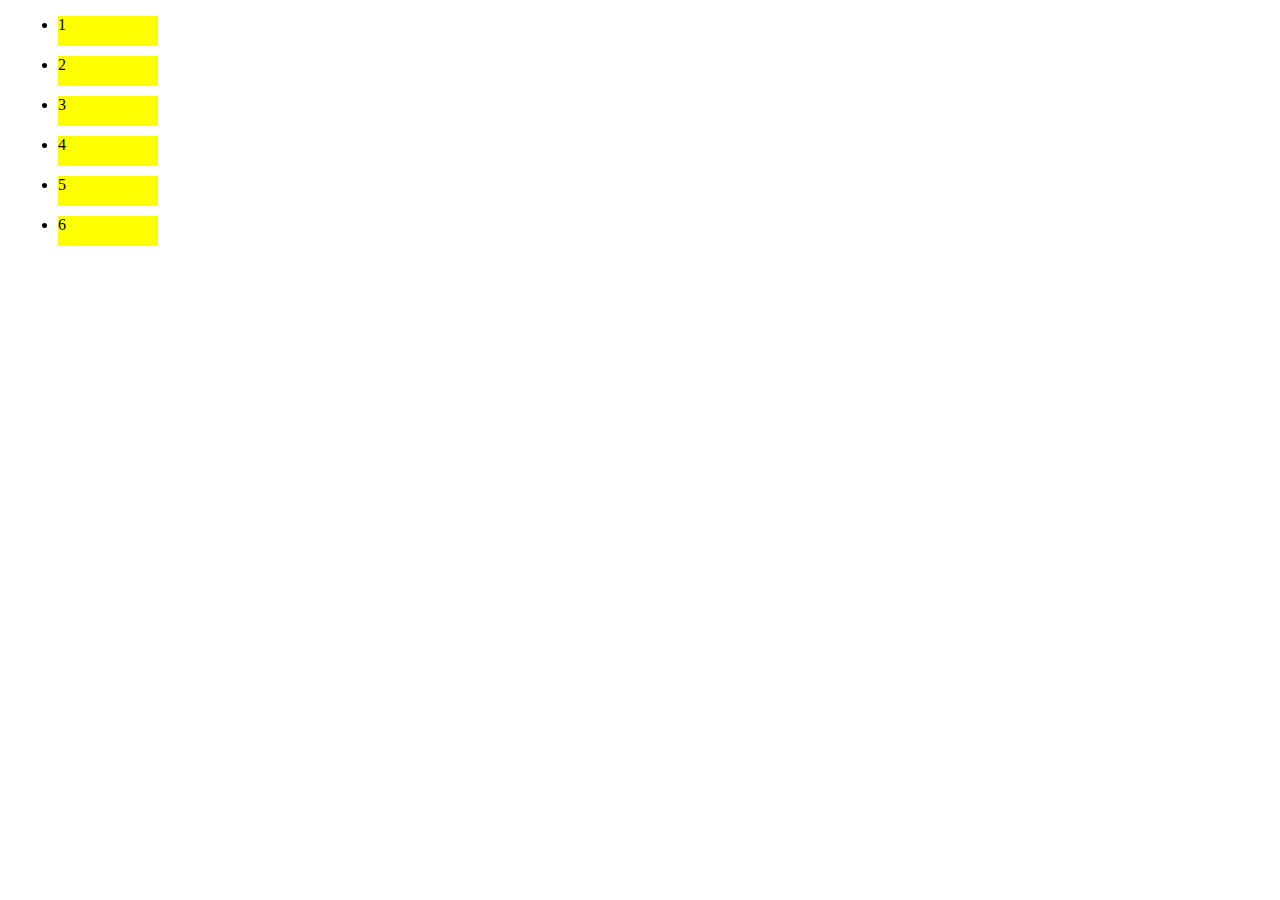
<file: www/new_file1.html>
<!DOCTYPE html>
<html>

	<head>
		<meta charset="UTF-8">
		<title></title>

	</head>

	<body>
		<ul>
			<li style="width: 100px;height: 30px;background: yellow;margin: 10px;">1</li>
			<li style="width: 100px;height: 30px;background: yellow;margin: 10px;">2</li>
			<li style="width: 100px;height: 30px;background: yellow;margin: 10px;">3</li>
			<li style="width: 100px;height: 30px;background: yellow;margin: 10px;">4</li>
			<li style="width: 100px;height: 30px;background: yellow;margin: 10px;">5</li>
			<li style="width: 100px;height: 30px;background: yellow;margin: 10px;">6</li>
		</ul>
		<script>
			;
			(function() {
				var oli = document.getElementsByTagName('li');
				for (var i = 0; i < oli.length; i++) {
					oli[i].index = i;
					oli[i].onclick = function() {
						alert('你点击的列表的下标是：' + this.index); //列表下标从0开始  
					};
				}
			})();
		</script>
	</body>

</html>
</file>
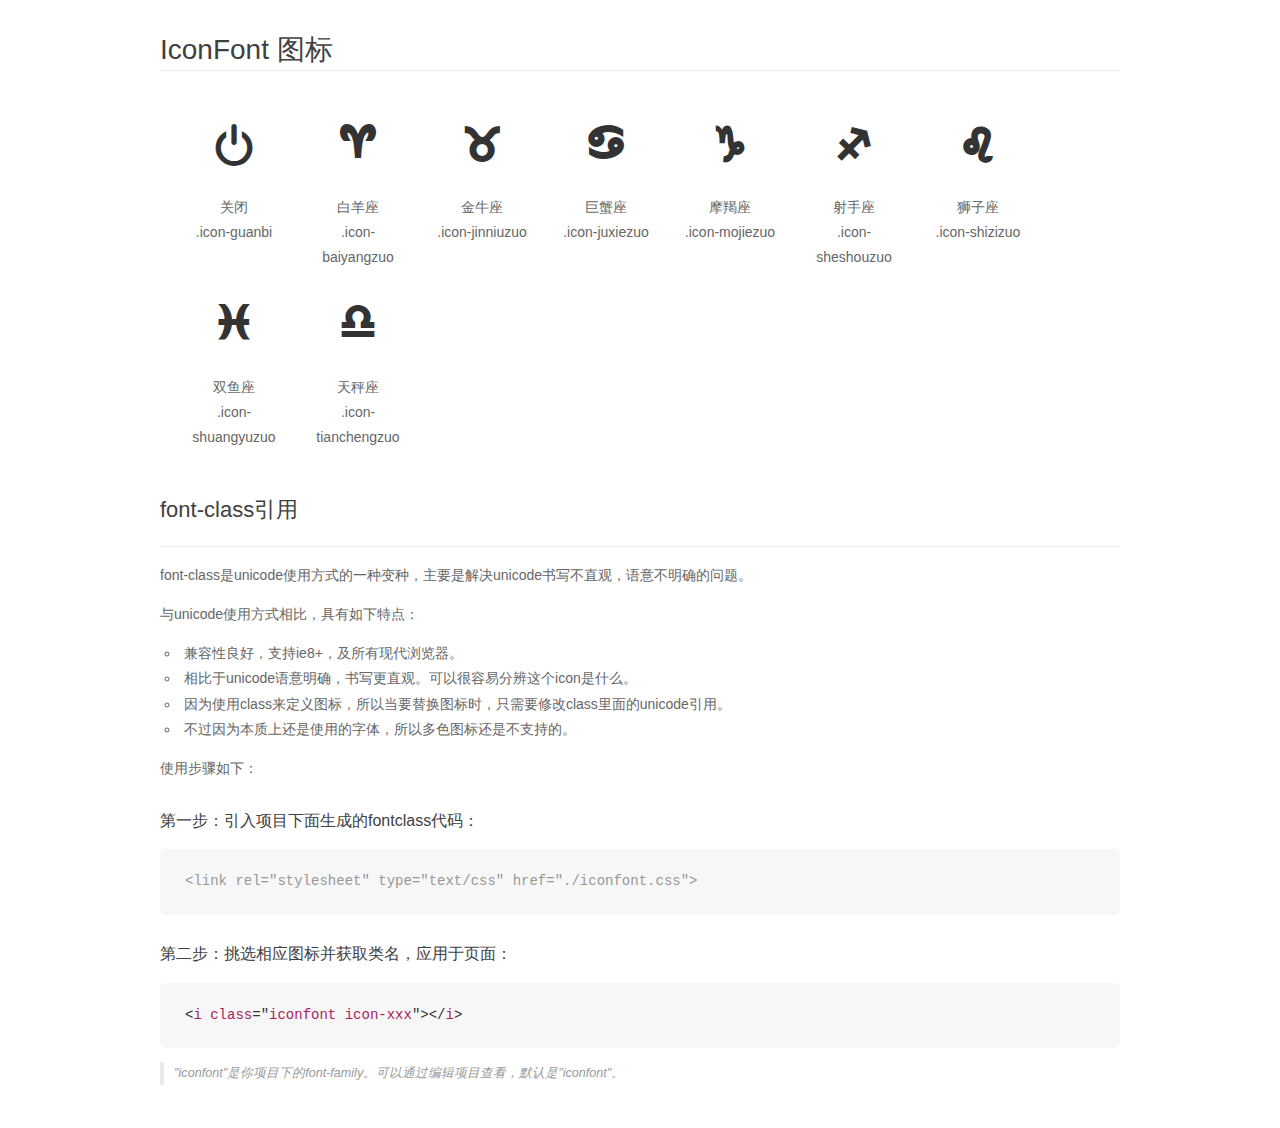
<file: www/font/font/demo_fontclass.html>
<!DOCTYPE html>
<html>
<head>
    <meta charset="utf-8"/>
    <title>IconFont</title>
    <link rel="stylesheet" href="demo.css">
    <link rel="stylesheet" href="iconfont.css">
</head>
<body>
    <div class="main markdown">
        <h1>IconFont 图标</h1>
        <ul class="icon_lists clear">
            
                <li>
                <i class="icon iconfont icon-guanbi"></i>
                    <div class="name">关闭</div>
                    <div class="fontclass">.icon-guanbi</div>
                </li>
            
                <li>
                <i class="icon iconfont icon-baiyangzuo"></i>
                    <div class="name">白羊座</div>
                    <div class="fontclass">.icon-baiyangzuo</div>
                </li>
            
                <li>
                <i class="icon iconfont icon-jinniuzuo"></i>
                    <div class="name">金牛座</div>
                    <div class="fontclass">.icon-jinniuzuo</div>
                </li>
            
                <li>
                <i class="icon iconfont icon-juxiezuo"></i>
                    <div class="name">巨蟹座</div>
                    <div class="fontclass">.icon-juxiezuo</div>
                </li>
            
                <li>
                <i class="icon iconfont icon-mojiezuo"></i>
                    <div class="name">摩羯座</div>
                    <div class="fontclass">.icon-mojiezuo</div>
                </li>
            
                <li>
                <i class="icon iconfont icon-sheshouzuo"></i>
                    <div class="name">射手座</div>
                    <div class="fontclass">.icon-sheshouzuo</div>
                </li>
            
                <li>
                <i class="icon iconfont icon-shizizuo"></i>
                    <div class="name">狮子座</div>
                    <div class="fontclass">.icon-shizizuo</div>
                </li>
            
                <li>
                <i class="icon iconfont icon-shuangyuzuo"></i>
                    <div class="name">双鱼座</div>
                    <div class="fontclass">.icon-shuangyuzuo</div>
                </li>
            
                <li>
                <i class="icon iconfont icon-tianchengzuo"></i>
                    <div class="name">天秤座</div>
                    <div class="fontclass">.icon-tianchengzuo</div>
                </li>
            
        </ul>

        <h2 id="font-class-">font-class引用</h2>
        <hr>

        <p>font-class是unicode使用方式的一种变种，主要是解决unicode书写不直观，语意不明确的问题。</p>
        <p>与unicode使用方式相比，具有如下特点：</p>
        <ul>
        <li>兼容性良好，支持ie8+，及所有现代浏览器。</li>
        <li>相比于unicode语意明确，书写更直观。可以很容易分辨这个icon是什么。</li>
        <li>因为使用class来定义图标，所以当要替换图标时，只需要修改class里面的unicode引用。</li>
        <li>不过因为本质上还是使用的字体，所以多色图标还是不支持的。</li>
        </ul>
        <p>使用步骤如下：</p>
        <h3 id="-fontclass-">第一步：引入项目下面生成的fontclass代码：</h3>


        <pre><code class="lang-js hljs javascript"><span class="hljs-comment">&lt;link rel="stylesheet" type="text/css" href="./iconfont.css"&gt;</span></code></pre>
        <h3 id="-">第二步：挑选相应图标并获取类名，应用于页面：</h3>
        <pre><code class="lang-css hljs">&lt;<span class="hljs-selector-tag">i</span> <span class="hljs-selector-tag">class</span>="<span class="hljs-selector-tag">iconfont</span> <span class="hljs-selector-tag">icon-xxx</span>"&gt;&lt;/<span class="hljs-selector-tag">i</span>&gt;</code></pre>
        <blockquote>
        <p>"iconfont"是你项目下的font-family。可以通过编辑项目查看，默认是"iconfont"。</p>
        </blockquote>
    </div>
</body>
</html>
</file>
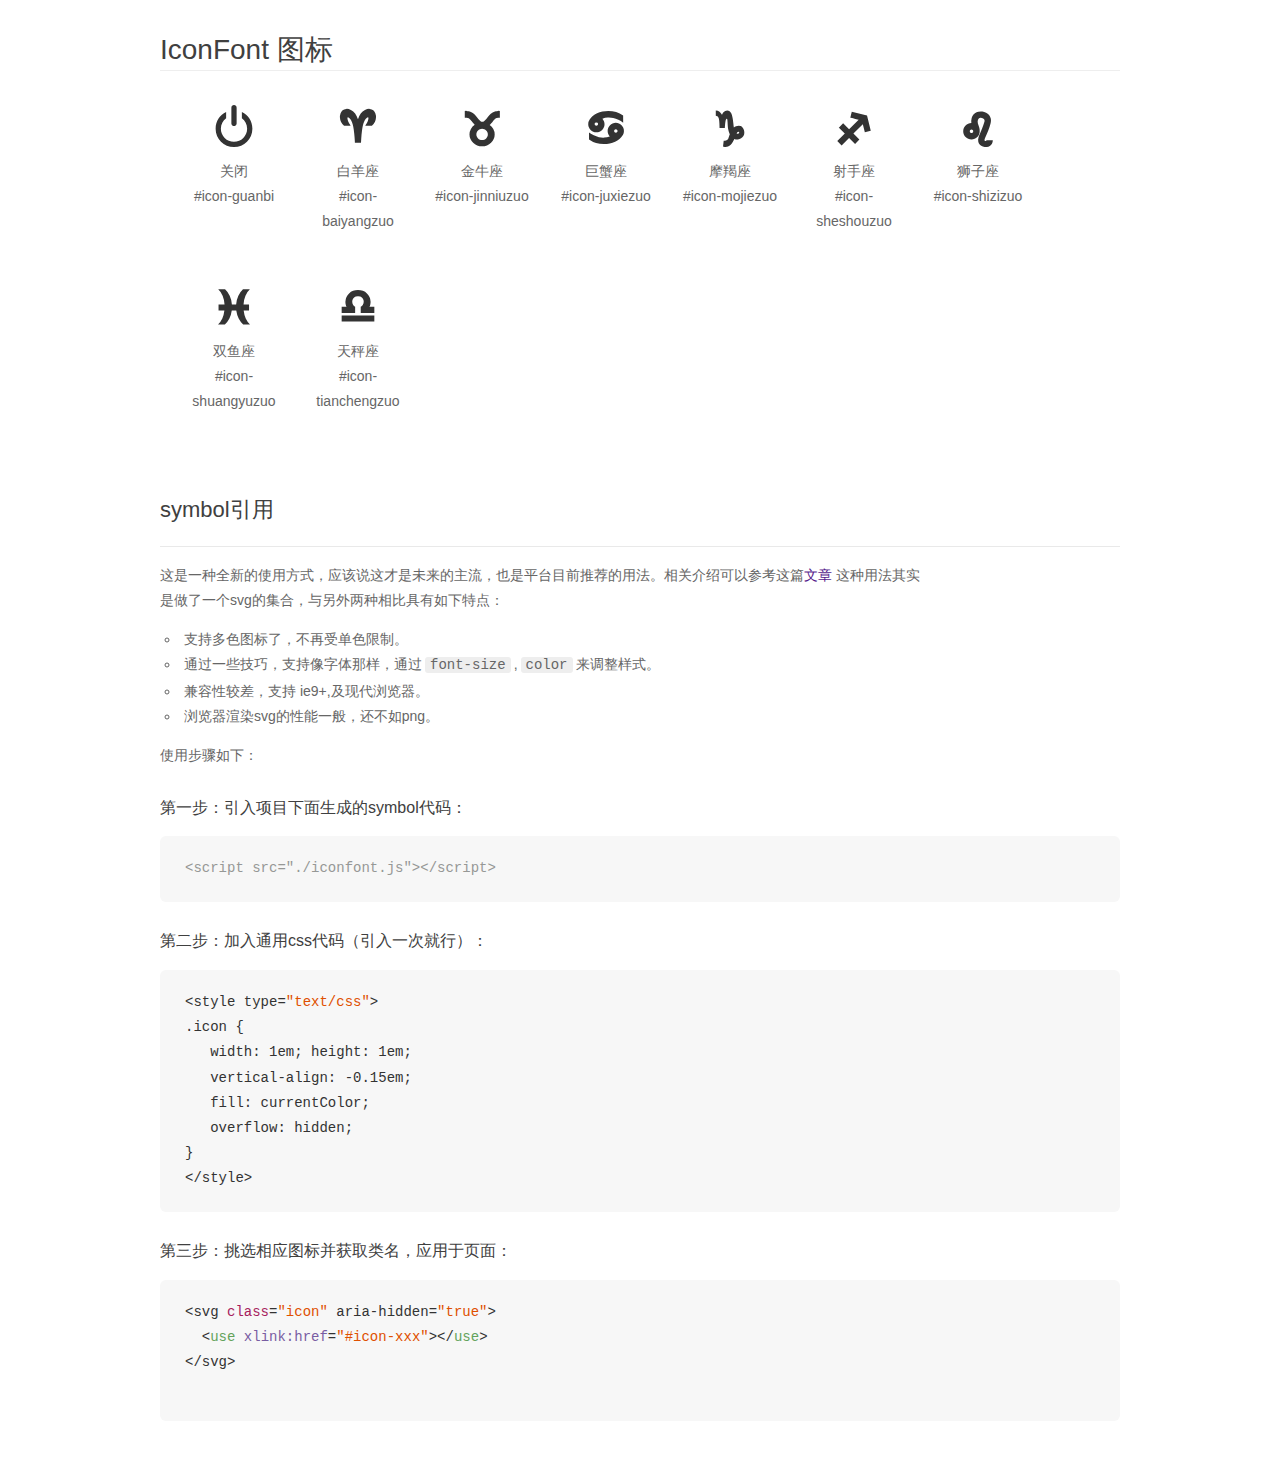
<file: www/font/font/demo_symbol.html>
<!DOCTYPE html>
<html>
<head>
    <meta charset="utf-8"/>
    <title>IconFont</title>
    <link rel="stylesheet" href="demo.css">
    <script src="iconfont.js"></script>

    <style type="text/css">
        .icon {
          /* 通过设置 font-size 来改变图标大小 */
          width: 1em; height: 1em;
          /* 图标和文字相邻时，垂直对齐 */
          vertical-align: -0.15em;
          /* 通过设置 color 来改变 SVG 的颜色/fill */
          fill: currentColor;
          /* path 和 stroke 溢出 viewBox 部分在 IE 下会显示
             normalize.css 中也包含这行 */
          overflow: hidden;
        }

    </style>
</head>
<body>
    <div class="main markdown">
        <h1>IconFont 图标</h1>
        <ul class="icon_lists clear">
            
                <li>
                    <svg class="icon" aria-hidden="true">
                        <use xlink:href="#icon-guanbi"></use>
                    </svg>
                    <div class="name">关闭</div>
                    <div class="fontclass">#icon-guanbi</div>
                </li>
            
                <li>
                    <svg class="icon" aria-hidden="true">
                        <use xlink:href="#icon-baiyangzuo"></use>
                    </svg>
                    <div class="name">白羊座</div>
                    <div class="fontclass">#icon-baiyangzuo</div>
                </li>
            
                <li>
                    <svg class="icon" aria-hidden="true">
                        <use xlink:href="#icon-jinniuzuo"></use>
                    </svg>
                    <div class="name">金牛座</div>
                    <div class="fontclass">#icon-jinniuzuo</div>
                </li>
            
                <li>
                    <svg class="icon" aria-hidden="true">
                        <use xlink:href="#icon-juxiezuo"></use>
                    </svg>
                    <div class="name">巨蟹座</div>
                    <div class="fontclass">#icon-juxiezuo</div>
                </li>
            
                <li>
                    <svg class="icon" aria-hidden="true">
                        <use xlink:href="#icon-mojiezuo"></use>
                    </svg>
                    <div class="name">摩羯座</div>
                    <div class="fontclass">#icon-mojiezuo</div>
                </li>
            
                <li>
                    <svg class="icon" aria-hidden="true">
                        <use xlink:href="#icon-sheshouzuo"></use>
                    </svg>
                    <div class="name">射手座</div>
                    <div class="fontclass">#icon-sheshouzuo</div>
                </li>
            
                <li>
                    <svg class="icon" aria-hidden="true">
                        <use xlink:href="#icon-shizizuo"></use>
                    </svg>
                    <div class="name">狮子座</div>
                    <div class="fontclass">#icon-shizizuo</div>
                </li>
            
                <li>
                    <svg class="icon" aria-hidden="true">
                        <use xlink:href="#icon-shuangyuzuo"></use>
                    </svg>
                    <div class="name">双鱼座</div>
                    <div class="fontclass">#icon-shuangyuzuo</div>
                </li>
            
                <li>
                    <svg class="icon" aria-hidden="true">
                        <use xlink:href="#icon-tianchengzuo"></use>
                    </svg>
                    <div class="name">天秤座</div>
                    <div class="fontclass">#icon-tianchengzuo</div>
                </li>
            
        </ul>


        <h2 id="symbol-">symbol引用</h2>
        <hr>

        <p>这是一种全新的使用方式，应该说这才是未来的主流，也是平台目前推荐的用法。相关介绍可以参考这篇<a href="">文章</a>
        这种用法其实是做了一个svg的集合，与另外两种相比具有如下特点：</p>
        <ul>
          <li>支持多色图标了，不再受单色限制。</li>
          <li>通过一些技巧，支持像字体那样，通过<code>font-size</code>,<code>color</code>来调整样式。</li>
          <li>兼容性较差，支持 ie9+,及现代浏览器。</li>
          <li>浏览器渲染svg的性能一般，还不如png。</li>
        </ul>
        <p>使用步骤如下：</p>
        <h3 id="-symbol-">第一步：引入项目下面生成的symbol代码：</h3>
        <pre><code class="lang-js hljs javascript"><span class="hljs-comment">&lt;script src="./iconfont.js"&gt;&lt;/script&gt;</span></code></pre>
        <h3 id="-css-">第二步：加入通用css代码（引入一次就行）：</h3>
        <pre><code class="lang-js hljs javascript">&lt;style type=<span class="hljs-string">"text/css"</span>&gt;
.icon {
   width: <span class="hljs-number">1</span>em; height: <span class="hljs-number">1</span>em;
   vertical-align: <span class="hljs-number">-0.15</span>em;
   fill: currentColor;
   overflow: hidden;
}
&lt;<span class="hljs-regexp">/style&gt;</span></code></pre>
        <h3 id="-">第三步：挑选相应图标并获取类名，应用于页面：</h3>
        <pre><code class="lang-js hljs javascript">&lt;svg <span class="hljs-class"><span class="hljs-keyword">class</span></span>=<span class="hljs-string">"icon"</span> aria-hidden=<span class="hljs-string">"true"</span>&gt;<span class="xml"><span class="hljs-tag">
  &lt;<span class="hljs-name">use</span> <span class="hljs-attr">xlink:href</span>=<span class="hljs-string">"#icon-xxx"</span>&gt;</span><span class="hljs-tag">&lt;/<span class="hljs-name">use</span>&gt;</span>
</span>&lt;<span class="hljs-regexp">/svg&gt;
        </span></code></pre>
    </div>
</body>
</html>
</file>
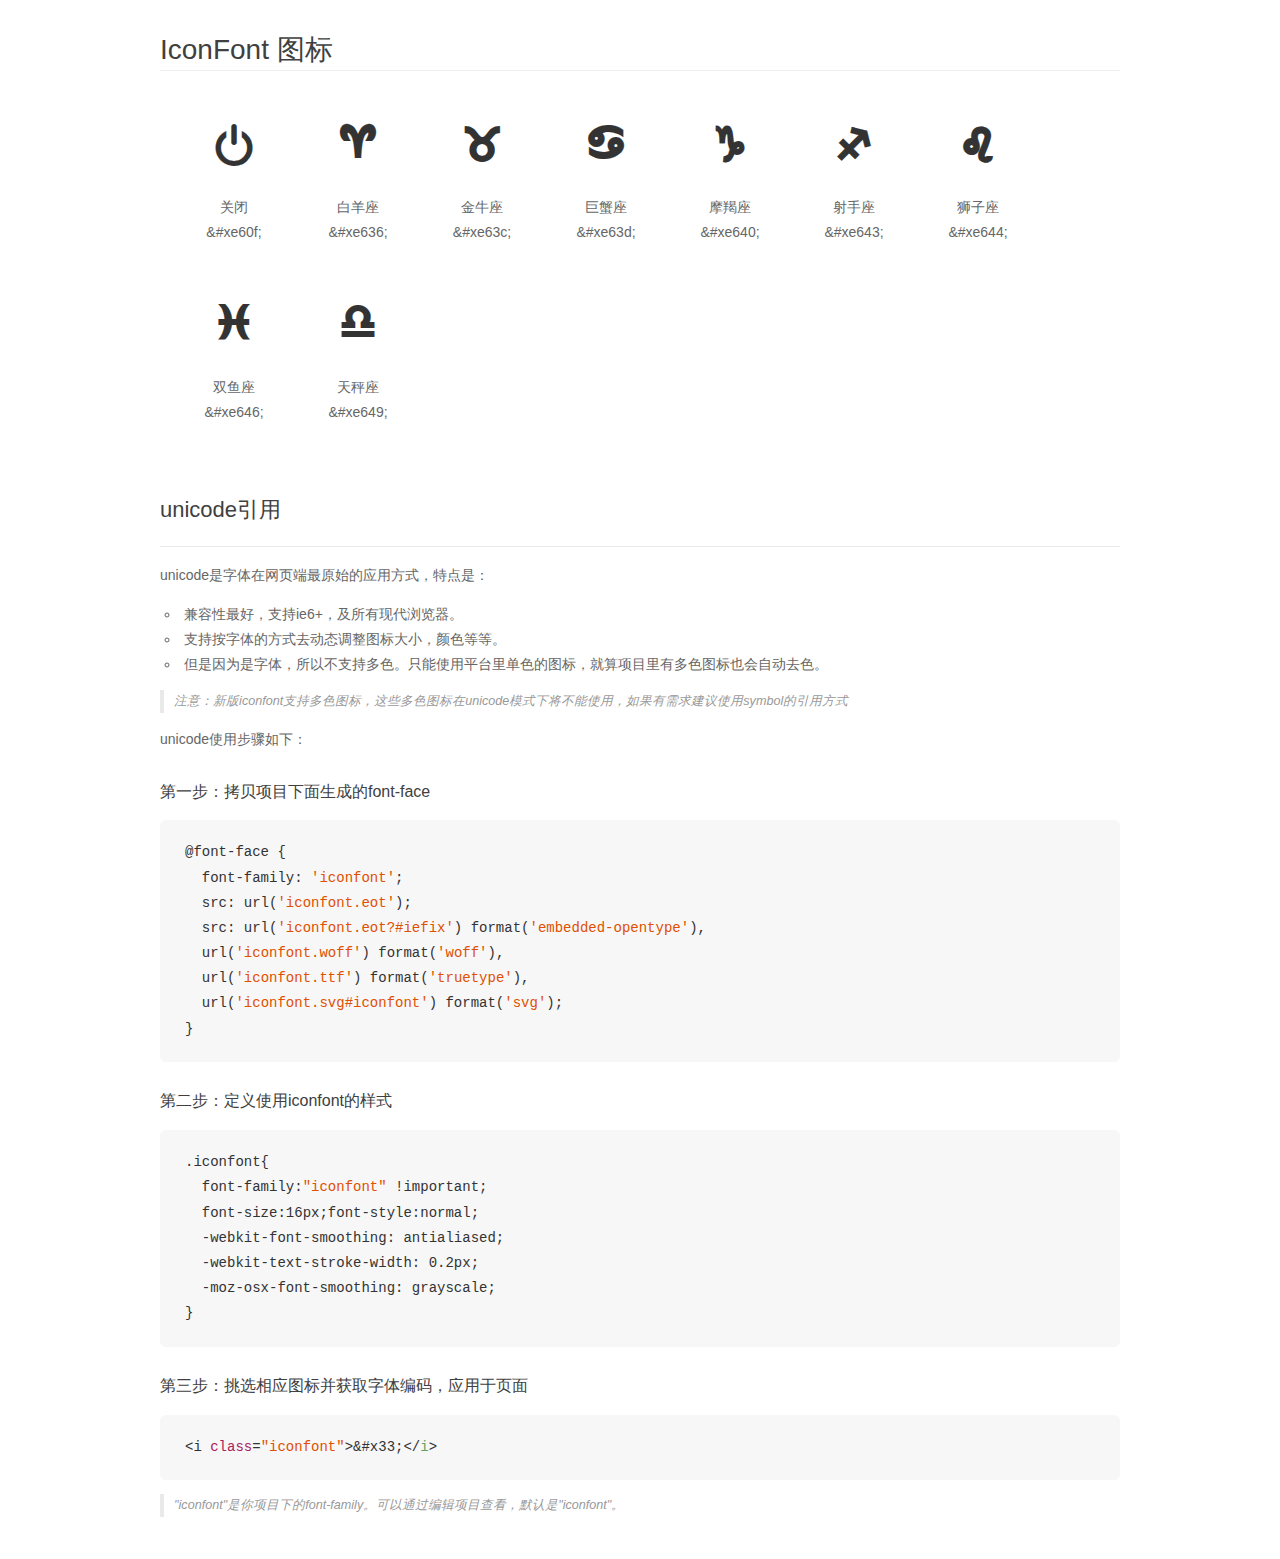
<file: www/font/font/demo_unicode.html>
<!DOCTYPE html>
<html>
<head>
    <meta charset="utf-8"/>
    <title>IconFont</title>
    <link rel="stylesheet" href="demo.css">

    <style type="text/css">

        @font-face {font-family: "iconfont";
          src: url('iconfont.eot'); /* IE9*/
          src: url('iconfont.eot#iefix') format('embedded-opentype'), /* IE6-IE8 */
          url('iconfont.woff') format('woff'), /* chrome, firefox */
          url('iconfont.ttf') format('truetype'), /* chrome, firefox, opera, Safari, Android, iOS 4.2+*/
          url('iconfont.svg#iconfont') format('svg'); /* iOS 4.1- */
        }

        .iconfont {
          font-family:"iconfont" !important;
          font-size:16px;
          font-style:normal;
          -webkit-font-smoothing: antialiased;
          -webkit-text-stroke-width: 0.2px;
          -moz-osx-font-smoothing: grayscale;
        }

    </style>
</head>
<body>
    <div class="main markdown">
        <h1>IconFont 图标</h1>
        <ul class="icon_lists clear">
            
                <li>
                <i class="icon iconfont">&#xe60f;</i>
                    <div class="name">关闭</div>
                    <div class="code">&amp;#xe60f;</div>
                </li>
            
                <li>
                <i class="icon iconfont">&#xe636;</i>
                    <div class="name">白羊座</div>
                    <div class="code">&amp;#xe636;</div>
                </li>
            
                <li>
                <i class="icon iconfont">&#xe63c;</i>
                    <div class="name">金牛座</div>
                    <div class="code">&amp;#xe63c;</div>
                </li>
            
                <li>
                <i class="icon iconfont">&#xe63d;</i>
                    <div class="name">巨蟹座</div>
                    <div class="code">&amp;#xe63d;</div>
                </li>
            
                <li>
                <i class="icon iconfont">&#xe640;</i>
                    <div class="name">摩羯座</div>
                    <div class="code">&amp;#xe640;</div>
                </li>
            
                <li>
                <i class="icon iconfont">&#xe643;</i>
                    <div class="name">射手座</div>
                    <div class="code">&amp;#xe643;</div>
                </li>
            
                <li>
                <i class="icon iconfont">&#xe644;</i>
                    <div class="name">狮子座</div>
                    <div class="code">&amp;#xe644;</div>
                </li>
            
                <li>
                <i class="icon iconfont">&#xe646;</i>
                    <div class="name">双鱼座</div>
                    <div class="code">&amp;#xe646;</div>
                </li>
            
                <li>
                <i class="icon iconfont">&#xe649;</i>
                    <div class="name">天秤座</div>
                    <div class="code">&amp;#xe649;</div>
                </li>
            
        </ul>
        <h2 id="unicode-">unicode引用</h2>
        <hr>

        <p>unicode是字体在网页端最原始的应用方式，特点是：</p>
        <ul>
        <li>兼容性最好，支持ie6+，及所有现代浏览器。</li>
        <li>支持按字体的方式去动态调整图标大小，颜色等等。</li>
        <li>但是因为是字体，所以不支持多色。只能使用平台里单色的图标，就算项目里有多色图标也会自动去色。</li>
        </ul>
        <blockquote>
        <p>注意：新版iconfont支持多色图标，这些多色图标在unicode模式下将不能使用，如果有需求建议使用symbol的引用方式</p>
        </blockquote>
        <p>unicode使用步骤如下：</p>
        <h3 id="-font-face">第一步：拷贝项目下面生成的font-face</h3>
        <pre><code class="lang-js hljs javascript">@font-face {
  font-family: <span class="hljs-string">'iconfont'</span>;
  src: url(<span class="hljs-string">'iconfont.eot'</span>);
  src: url(<span class="hljs-string">'iconfont.eot?#iefix'</span>) format(<span class="hljs-string">'embedded-opentype'</span>),
  url(<span class="hljs-string">'iconfont.woff'</span>) format(<span class="hljs-string">'woff'</span>),
  url(<span class="hljs-string">'iconfont.ttf'</span>) format(<span class="hljs-string">'truetype'</span>),
  url(<span class="hljs-string">'iconfont.svg#iconfont'</span>) format(<span class="hljs-string">'svg'</span>);
}
</code></pre>
        <h3 id="-iconfont-">第二步：定义使用iconfont的样式</h3>
        <pre><code class="lang-js hljs javascript">.iconfont{
  font-family:<span class="hljs-string">"iconfont"</span> !important;
  font-size:<span class="hljs-number">16</span>px;font-style:normal;
  -webkit-font-smoothing: antialiased;
  -webkit-text-stroke-width: <span class="hljs-number">0.2</span>px;
  -moz-osx-font-smoothing: grayscale;
}
</code></pre>
        <h3 id="-">第三步：挑选相应图标并获取字体编码，应用于页面</h3>
        <pre><code class="lang-js hljs javascript">&lt;i <span class="hljs-class"><span class="hljs-keyword">class</span></span>=<span class="hljs-string">"iconfont"</span>&gt;&amp;#x33;<span class="xml"><span class="hljs-tag">&lt;/<span class="hljs-name">i</span>&gt;</span></span></code></pre>

        <blockquote>
        <p>"iconfont"是你项目下的font-family。可以通过编辑项目查看，默认是"iconfont"。</p>
        </blockquote>
    </div>


</body>
</html>
</file>
<file: www/font/font/iconfont.css>
@font-face {font-family: "iconfont";
  src: url('iconfont.eot?t=1482732501821'); /* IE9*/
  src: url('iconfont.eot?t=1482732501821#iefix') format('embedded-opentype'), /* IE6-IE8 */
  url('iconfont.woff?t=1482732501821') format('woff'), /* chrome, firefox */
  url('iconfont.ttf?t=1482732501821') format('truetype'), /* chrome, firefox, opera, Safari, Android, iOS 4.2+*/
  url('iconfont.svg?t=1482732501821#iconfont') format('svg'); /* iOS 4.1- */
}

.iconfont {
  font-family:"iconfont" !important;
  font-size:16px;
  font-style:normal;
  -webkit-font-smoothing: antialiased;
  -moz-osx-font-smoothing: grayscale;
}

.icon-guanbi:before { content: "\e60f"; }

.icon-baiyangzuo:before { content: "\e636"; }

.icon-jinniuzuo:before { content: "\e63c"; }

.icon-juxiezuo:before { content: "\e63d"; }

.icon-mojiezuo:before { content: "\e640"; }

.icon-sheshouzuo:before { content: "\e643"; }

.icon-shizizuo:before { content: "\e644"; }

.icon-shuangyuzuo:before { content: "\e646"; }

.icon-tianchengzuo:before { content: "\e649"; }
</file>
<file: www/font/font/demo.css>
*{margin: 0;padding: 0;list-style: none;}
/*
KISSY CSS Reset
理念：1. reset 的目的不是清除浏览器的默认样式，这仅是部分工作。清除和重置是紧密不可分的。
2. reset 的目的不是让默认样式在所有浏览器下一致，而是减少默认样式有可能带来的问题。
3. reset 期望提供一套普适通用的基础样式。但没有银弹，推荐根据具体需求，裁剪和修改后再使用。
特色：1. 适应中文；2. 基于最新主流浏览器。
维护：玉伯<lifesinger@gmail.com>, 正淳<ragecarrier@gmail.com>
 */

/** 清除内外边距 **/
body, h1, h2, h3, h4, h5, h6, hr, p, blockquote, /* structural elements 结构元素 */
dl, dt, dd, ul, ol, li, /* list elements 列表元素 */
pre, /* text formatting elements 文本格式元素 */
form, fieldset, legend, button, input, textarea, /* form elements 表单元素 */
th, td /* table elements 表格元素 */ {
  margin: 0;
  padding: 0;
}

/** 设置默认字体 **/
body,
button, input, select, textarea /* for ie */ {
  font: 12px/1.5 tahoma, arial, \5b8b\4f53, sans-serif;
}
h1, h2, h3, h4, h5, h6 { font-size: 100%; }
address, cite, dfn, em, var { font-style: normal; } /* 将斜体扶正 */
code, kbd, pre, samp { font-family: courier new, courier, monospace; } /* 统一等宽字体 */
small { font-size: 12px; } /* 小于 12px 的中文很难阅读，让 small 正常化 */

/** 重置列表元素 **/
ul, ol { list-style: none; }

/** 重置文本格式元素 **/
a { text-decoration: none; }
a:hover { text-decoration: underline; }


/** 重置表单元素 **/
legend { color: #000; } /* for ie6 */
fieldset, img { border: 0; } /* img 搭车：让链接里的 img 无边框 */
button, input, select, textarea { font-size: 100%; } /* 使得表单元素在 ie 下能继承字体大小 */
/* 注：optgroup 无法扶正 */

/** 重置表格元素 **/
table { border-collapse: collapse; border-spacing: 0; }

/* 清除浮动 */
.ks-clear:after, .clear:after {
  content: '\20';
  display: block;
  height: 0;
  clear: both;
}
.ks-clear, .clear {
  *zoom: 1;
}

.main {
  padding: 30px 100px;
width: 960px;
margin: 0 auto;
}
.main h1{font-size:36px; color:#333; text-align:left;margin-bottom:30px; border-bottom: 1px solid #eee;}

.helps{margin-top:40px;}
.helps pre{
  padding:20px;
  margin:10px 0;
  border:solid 1px #e7e1cd;
  background-color: #fffdef;
  overflow: auto;
}

.icon_lists{
  width: 100% !important;

}

.icon_lists li{
  float:left;
  width: 100px;
  height:180px;
  text-align: center;
  list-style: none !important;
}
.icon_lists .icon{
  font-size: 42px;
  line-height: 100px;
  margin: 10px 0;
  color:#333;
  -webkit-transition: font-size 0.25s ease-out 0s;
  -moz-transition: font-size 0.25s ease-out 0s;
  transition: font-size 0.25s ease-out 0s;

}
.icon_lists .icon:hover{
  font-size: 100px;
}



.markdown {
  color: #666;
  font-size: 14px;
  line-height: 1.8;
}

.highlight {
  line-height: 1.5;
}

.markdown img {
  vertical-align: middle;
  max-width: 100%;
}

.markdown h1 {
  color: #404040;
  font-weight: 500;
  line-height: 40px;
  margin-bottom: 24px;
}

.markdown h2,
.markdown h3,
.markdown h4,
.markdown h5,
.markdown h6 {
  color: #404040;
  margin: 1.6em 0 0.6em 0;
  font-weight: 500;
  clear: both;
}

.markdown h1 {
  font-size: 28px;
}

.markdown h2 {
  font-size: 22px;
}

.markdown h3 {
  font-size: 16px;
}

.markdown h4 {
  font-size: 14px;
}

.markdown h5 {
  font-size: 12px;
}

.markdown h6 {
  font-size: 12px;
}

.markdown hr {
  height: 1px;
  border: 0;
  background: #e9e9e9;
  margin: 16px 0;
  clear: both;
}

.markdown p,
.markdown pre {
  margin: 1em 0;
}

.markdown > p,
.markdown > blockquote,
.markdown > .highlight,
.markdown > ol,
.markdown > ul {
  width: 80%;
}

.markdown ul > li {
  list-style: circle;
}

.markdown > ul li,
.markdown blockquote ul > li {
  margin-left: 20px;
  padding-left: 4px;
}

.markdown > ul li p,
.markdown > ol li p {
  margin: 0.6em 0;
}

.markdown ol > li {
  list-style: decimal;
}

.markdown > ol li,
.markdown blockquote ol > li {
  margin-left: 20px;
  padding-left: 4px;
}

.markdown code {
  margin: 0 3px;
  padding: 0 5px;
  background: #eee;
  border-radius: 3px;
}

.markdown pre {
  border-radius: 6px;
  background: #f7f7f7;
  padding: 20px;
}

.markdown pre code {
  border: none;
  background: #f7f7f7;
  margin: 0;
}

.markdown strong,
.markdown b {
  font-weight: 600;
}

.markdown > table {
  border-collapse: collapse;
  border-spacing: 0px;
  empty-cells: show;
  border: 1px solid #e9e9e9;
  width: 95%;
  margin-bottom: 24px;
}

.markdown > table th {
  white-space: nowrap;
  color: #333;
  font-weight: 600;

}

.markdown > table th,
.markdown > table td {
  border: 1px solid #e9e9e9;
  padding: 8px 16px;
  text-align: left;
}

.markdown > table th {
  background: #F7F7F7;
}

.markdown blockquote {
  font-size: 90%;
  color: #999;
  border-left: 4px solid #e9e9e9;
  padding-left: 0.8em;
  margin: 1em 0;
  font-style: italic;
}

.markdown blockquote p {
  margin: 0;
}

.markdown .anchor {
  opacity: 0;
  transition: opacity 0.3s ease;
  margin-left: 8px;
}

.markdown .waiting {
  color: #ccc;
}

.markdown h1:hover .anchor,
.markdown h2:hover .anchor,
.markdown h3:hover .anchor,
.markdown h4:hover .anchor,
.markdown h5:hover .anchor,
.markdown h6:hover .anchor {
  opacity: 1;
  display: inline-block;
}

.markdown > br,
.markdown > p > br {
  clear: both;
}


.hljs {
  display: block;
  background: white;
  padding: 0.5em;
  color: #333333;
  overflow-x: auto;
}

.hljs-comment,
.hljs-meta {
  color: #969896;
}

.hljs-string,
.hljs-variable,
.hljs-template-variable,
.hljs-strong,
.hljs-emphasis,
.hljs-quote {
  color: #df5000;
}

.hljs-keyword,
.hljs-selector-tag,
.hljs-type {
  color: #a71d5d;
}

.hljs-literal,
.hljs-symbol,
.hljs-bullet,
.hljs-attribute {
  color: #0086b3;
}

.hljs-section,
.hljs-name {
  color: #63a35c;
}

.hljs-tag {
  color: #333333;
}

.hljs-title,
.hljs-attr,
.hljs-selector-id,
.hljs-selector-class,
.hljs-selector-attr,
.hljs-selector-pseudo {
  color: #795da3;
}

.hljs-addition {
  color: #55a532;
  background-color: #eaffea;
}

.hljs-deletion {
  color: #bd2c00;
  background-color: #ffecec;
}

.hljs-link {
  text-decoration: underline;
}

pre{
  background: #fff;
}
</file>
